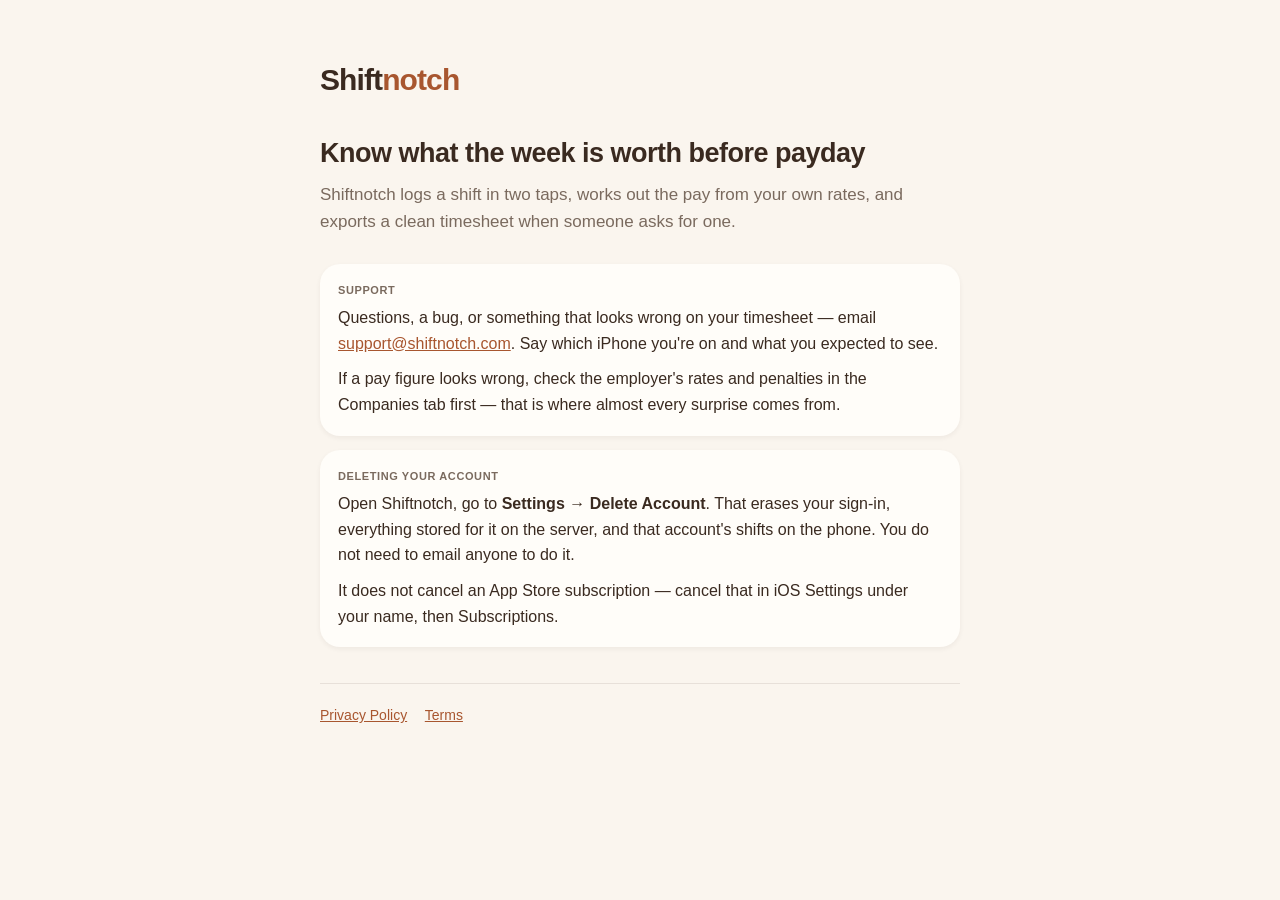
<file: index.html>
<!doctype html>
<html lang="en">
<head>
<meta charset="utf-8">
<meta name="viewport" content="width=device-width, initial-scale=1">
<title>Shiftnotch — shift and pay tracking</title>
<meta name="description" content="Log a shift in two taps and know what the week is worth before payday.">
<link rel="stylesheet" href="style.css">
</head>
<body>
<main>
  <header><a class="wordmark" href="./">Shift<span>notch</span></a></header>

  <h1>Know what the week is worth before payday</h1>
  <p class="lede">Shiftnotch logs a shift in two taps, works out the pay from your own
     rates, and exports a clean timesheet when someone asks for one.</p>

  <div class="card">
    <h2>Support</h2>
    <p>Questions, a bug, or something that looks wrong on your timesheet — email
       <a href="mailto:support@shiftnotch.com">support@shiftnotch.com</a>.
       Say which iPhone you're on and what you expected to see.</p>
    <p>If a pay figure looks wrong, check the employer's rates and penalties in the
       Companies tab first — that is where almost every surprise comes from.</p>
  </div>

  <div class="card">
    <h2>Deleting your account</h2>
    <p>Open Shiftnotch, go to <strong>Settings → Delete Account</strong>. That erases your
       sign-in, everything stored for it on the server, and that account's shifts on the
       phone. You do not need to email anyone to do it.</p>
    <p>It does not cancel an App Store subscription — cancel that in iOS Settings under
       your name, then Subscriptions.</p>
  </div>

  <footer>
    <a href="privacy.html">Privacy Policy</a>
    <a href="terms.html">Terms</a>
  </footer>
</main>
</body>
</html>
</file>
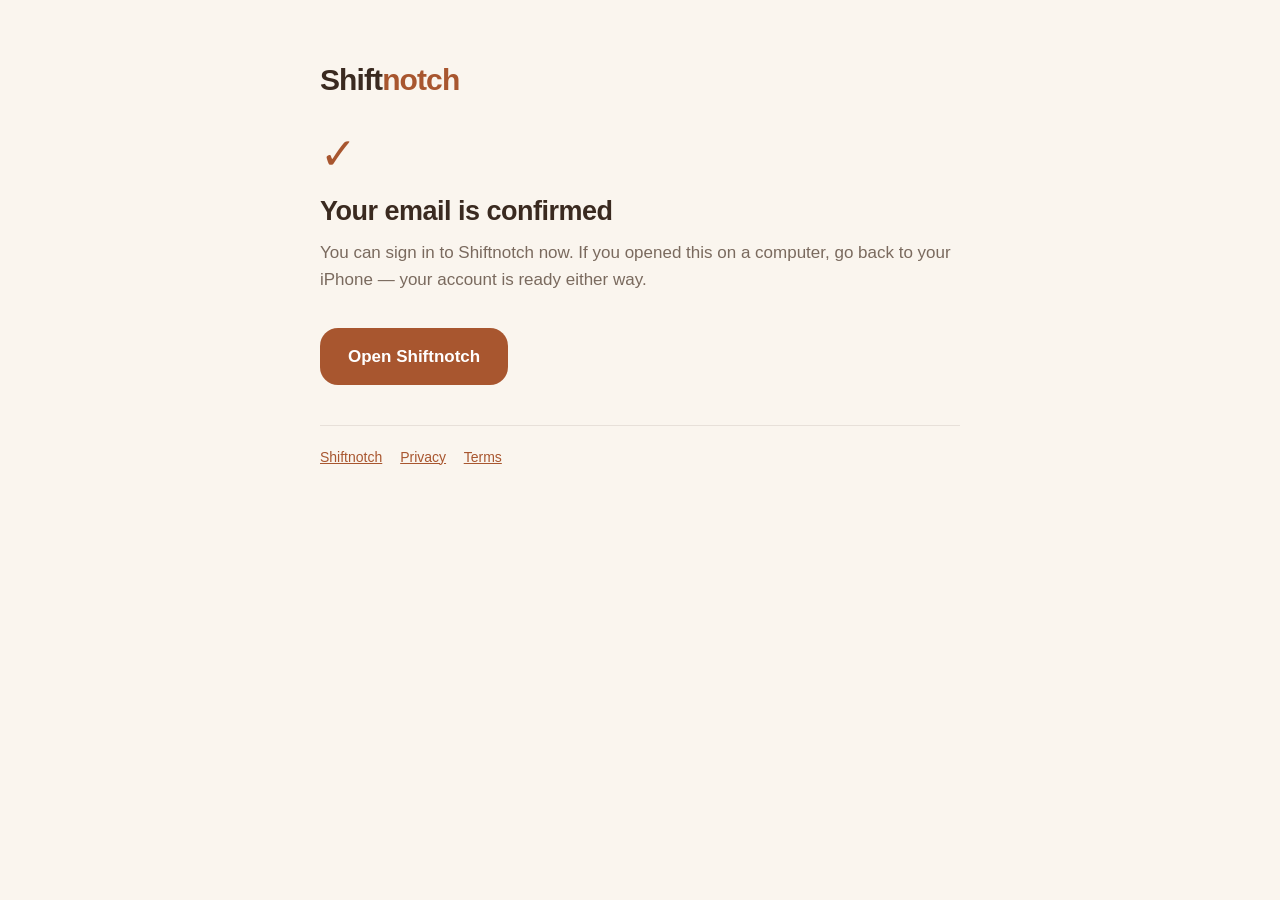
<file: confirmed.html>
<!doctype html>
<html lang="en">
<head>
<meta charset="utf-8">
<meta name="viewport" content="width=device-width, initial-scale=1">
<title>Email confirmed — Shiftnotch</title>
<link rel="stylesheet" href="style.css">
</head>
<body>
<main>
  <header><a class="wordmark" href="./">Shift<span>notch</span></a></header>

  <div class="tick">✓</div>
  <h1>Your email is confirmed</h1>
  <p class="lede">You can sign in to Shiftnotch now. If you opened this on a computer,
     go back to your iPhone — your account is ready either way.</p>

  <p><a class="button" id="open-app" href="shiftnotch://confirm">Open Shiftnotch</a></p>

  <footer>
    <a href="./">Shiftnotch</a>
    <a href="privacy.html">Privacy</a>
    <a href="terms.html">Terms</a>
  </footer>
</main>
<script>
  // Safari gets here because Supabase redirects, and iOS hands a redirect to the web
  // page rather than to the app — only a direct tap opens a universal link. So the
  // button carries the code across instead, through the custom scheme.
  //
  // Keeping the code in the URL and out of the template is what preserves PKCE: the
  // verifier never leaves the phone, so a link lifted from an inbox is still useless
  // to anyone else. Linking straight here with a token hash would remove the extra
  // tap and that protection together.
  (function () {
    var open = document.getElementById("open-app");
    if (open) open.href = "shiftnotch://confirm" + window.location.search;
  })();
</script>
</body>
</html>
</file>
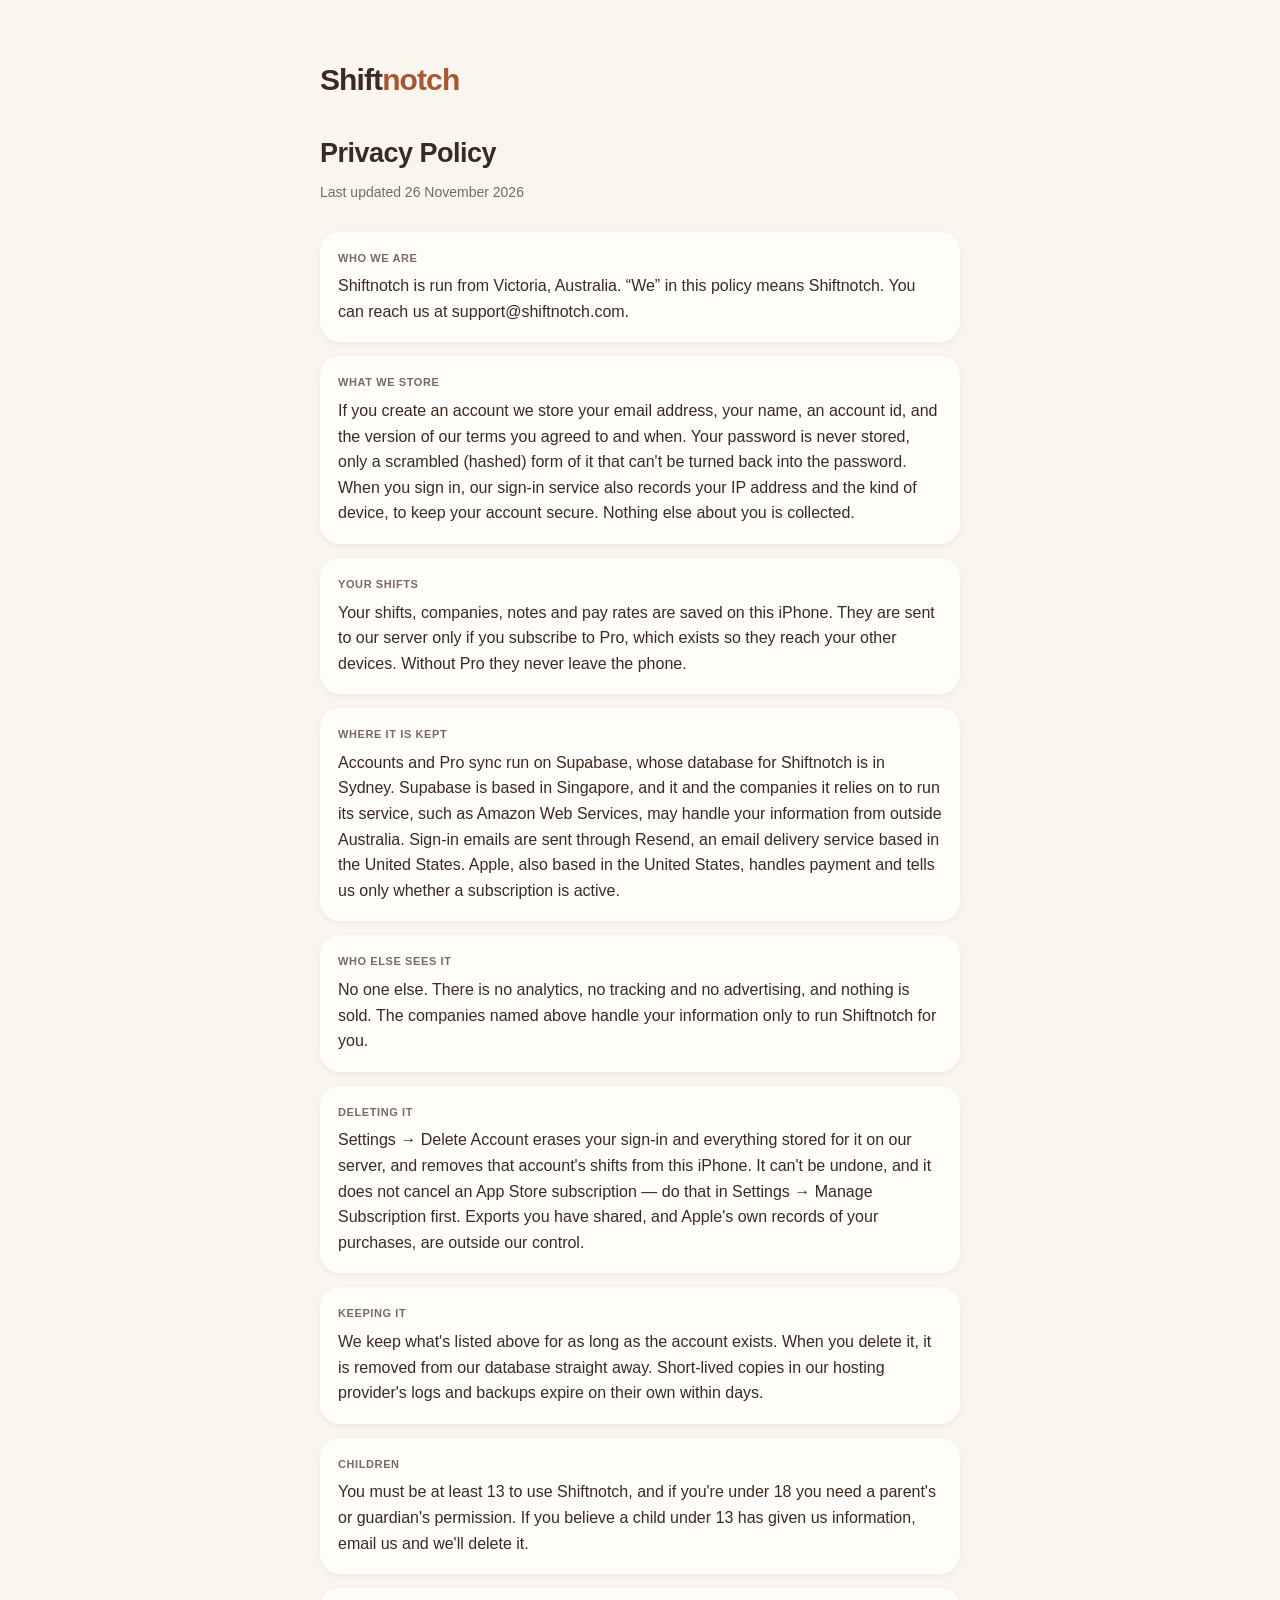
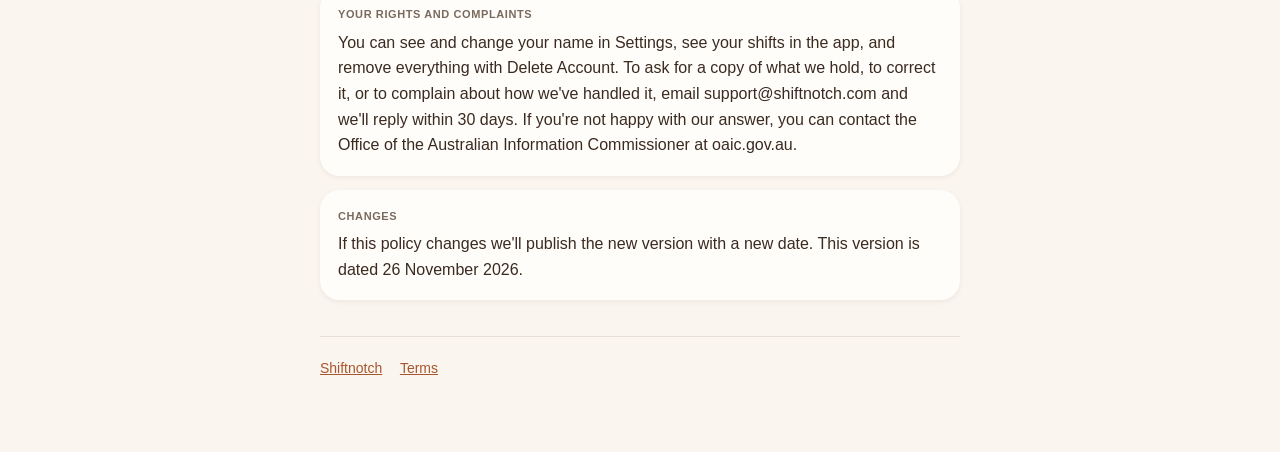
<file: privacy.html>
<!doctype html>
<html lang="en">
<head>
<meta charset="utf-8">
<meta name="viewport" content="width=device-width, initial-scale=1">
<title>Privacy Policy — Shiftnotch</title>
<link rel="stylesheet" href="style.css">
</head>
<body>
<main>
  <header><a class="wordmark" href="./">Shift<span>notch</span></a></header>

  <h1>Privacy Policy</h1>
  <p class="updated">Last updated 26 November 2026</p>

  <div class="card">
    <h2>Who we are</h2>
    <p>Shiftnotch is run from Victoria, Australia. “We” in this policy means Shiftnotch. You can reach us at support@shiftnotch.com.</p>
  </div>

  <div class="card">
    <h2>What we store</h2>
    <p>If you create an account we store your email address, your name, an account id, and the version of our terms you agreed to and when. Your password is never stored, only a scrambled (hashed) form of it that can't be turned back into the password. When you sign in, our sign-in service also records your IP address and the kind of device, to keep your account secure. Nothing else about you is collected.</p>
  </div>

  <div class="card">
    <h2>Your shifts</h2>
    <p>Your shifts, companies, notes and pay rates are saved on this iPhone. They are sent to our server only if you subscribe to Pro, which exists so they reach your other devices. Without Pro they never leave the phone.</p>
  </div>

  <div class="card">
    <h2>Where it is kept</h2>
    <p>Accounts and Pro sync run on Supabase, whose database for Shiftnotch is in Sydney. Supabase is based in Singapore, and it and the companies it relies on to run its service, such as Amazon Web Services, may handle your information from outside Australia. Sign-in emails are sent through Resend, an email delivery service based in the United States. Apple, also based in the United States, handles payment and tells us only whether a subscription is active.</p>
  </div>

  <div class="card">
    <h2>Who else sees it</h2>
    <p>No one else. There is no analytics, no tracking and no advertising, and nothing is sold. The companies named above handle your information only to run Shiftnotch for you.</p>
  </div>

  <div class="card">
    <h2>Deleting it</h2>
    <p>Settings → Delete Account erases your sign-in and everything stored for it on our server, and removes that account's shifts from this iPhone. It can't be undone, and it does not cancel an App Store subscription — do that in Settings → Manage Subscription first. Exports you have shared, and Apple's own records of your purchases, are outside our control.</p>
  </div>

  <div class="card">
    <h2>Keeping it</h2>
    <p>We keep what's listed above for as long as the account exists. When you delete it, it is removed from our database straight away. Short-lived copies in our hosting provider's logs and backups expire on their own within days.</p>
  </div>

  <div class="card">
    <h2>Children</h2>
    <p>You must be at least 13 to use Shiftnotch, and if you're under 18 you need a parent's or guardian's permission. If you believe a child under 13 has given us information, email us and we'll delete it.</p>
  </div>

  <div class="card">
    <h2>Your rights and complaints</h2>
    <p>You can see and change your name in Settings, see your shifts in the app, and remove everything with Delete Account. To ask for a copy of what we hold, to correct it, or to complain about how we've handled it, email support@shiftnotch.com and we'll reply within 30 days. If you're not happy with our answer, you can contact the Office of the Australian Information Commissioner at oaic.gov.au.</p>
  </div>

  <div class="card">
    <h2>Changes</h2>
    <p>If this policy changes we'll publish the new version with a new date. This version is dated 26 November 2026.</p>
  </div>

  <footer>
    <a href="./">Shiftnotch</a>
    <a href="terms.html">Terms</a>
  </footer>
</main>
</body>
</html>
</file>
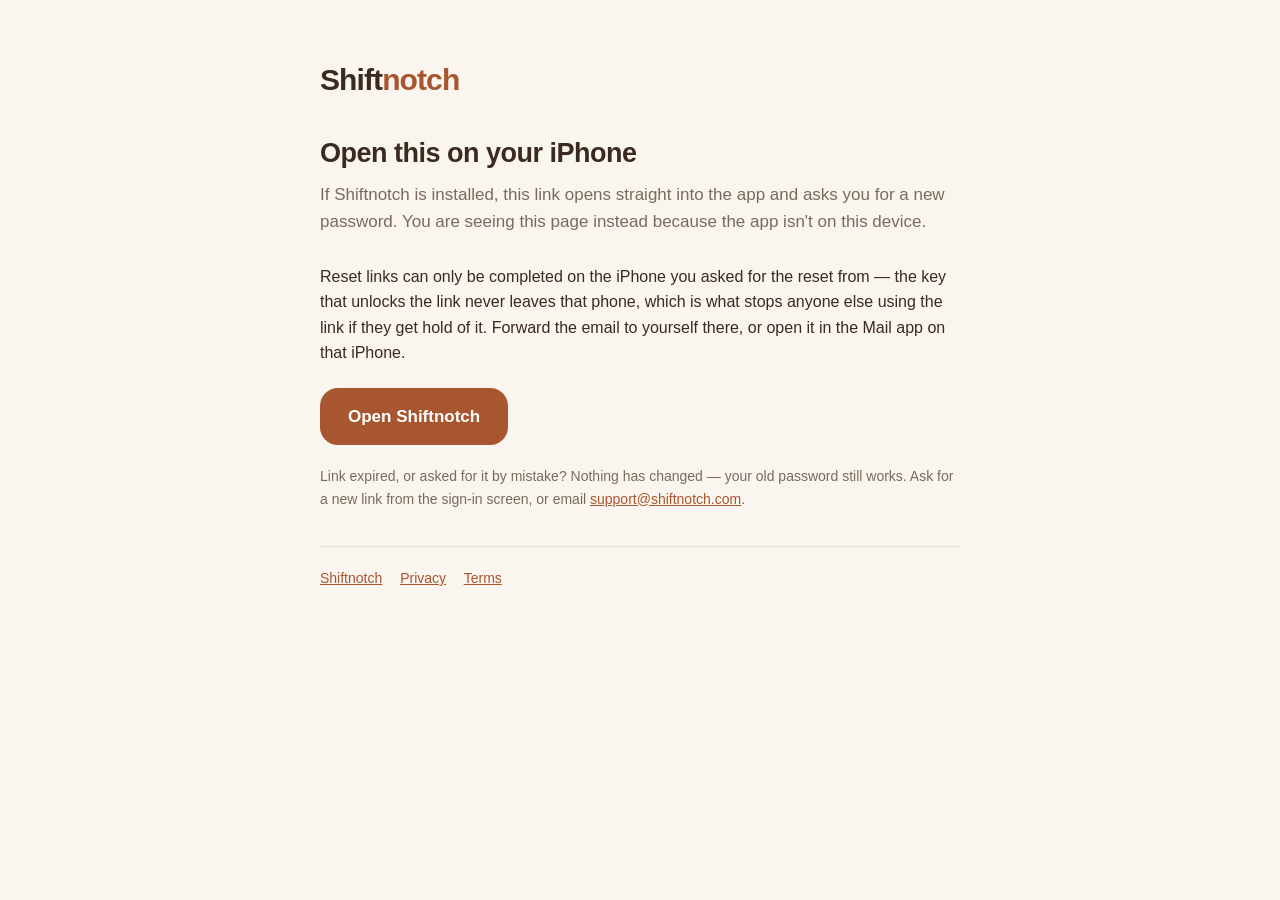
<file: reset.html>
<!doctype html>
<html lang="en">
<head>
<meta charset="utf-8">
<meta name="viewport" content="width=device-width, initial-scale=1">
<title>Reset your password — Shiftnotch</title>
<link rel="stylesheet" href="style.css">
</head>
<body>
<main>
  <header><a class="wordmark" href="./">Shift<span>notch</span></a></header>

  <h1>Open this on your iPhone</h1>
  <p class="lede">If Shiftnotch is installed, this link opens straight into the app and
     asks you for a new password. You are seeing this page instead because the app
     isn't on this device.</p>

  <p>Reset links can only be completed on the iPhone you asked for the reset from —
     the key that unlocks the link never leaves that phone, which is what stops anyone
     else using the link if they get hold of it. Forward the email to yourself there,
     or open it in the Mail app on that iPhone.</p>

  <p><a class="button" id="open-app" href="shiftnotch://reset">Open Shiftnotch</a></p>

  <p class="small">Link expired, or asked for it by mistake? Nothing has changed —
     your old password still works. Ask for a new link from the sign-in screen, or
     email <a href="mailto:support@shiftnotch.com">support@shiftnotch.com</a>.</p>

  <footer>
    <a href="./">Shiftnotch</a>
    <a href="privacy.html">Privacy</a>
    <a href="terms.html">Terms</a>
  </footer>
</main>
<script>
  // Safari gets here because Supabase redirects, and iOS hands a redirect to the web
  // page rather than to the app — only a direct tap opens a universal link. So the
  // button carries the code across instead, through the custom scheme.
  //
  // Keeping the code in the URL and out of the template is what preserves PKCE: the
  // verifier never leaves the phone, so a link lifted from an inbox is still useless
  // to anyone else. Linking straight here with a token hash would remove the extra
  // tap and that protection together.
  (function () {
    var open = document.getElementById("open-app");
    if (open) open.href = "shiftnotch://reset" + window.location.search;
  })();
</script>
</body>
</html>
</file>
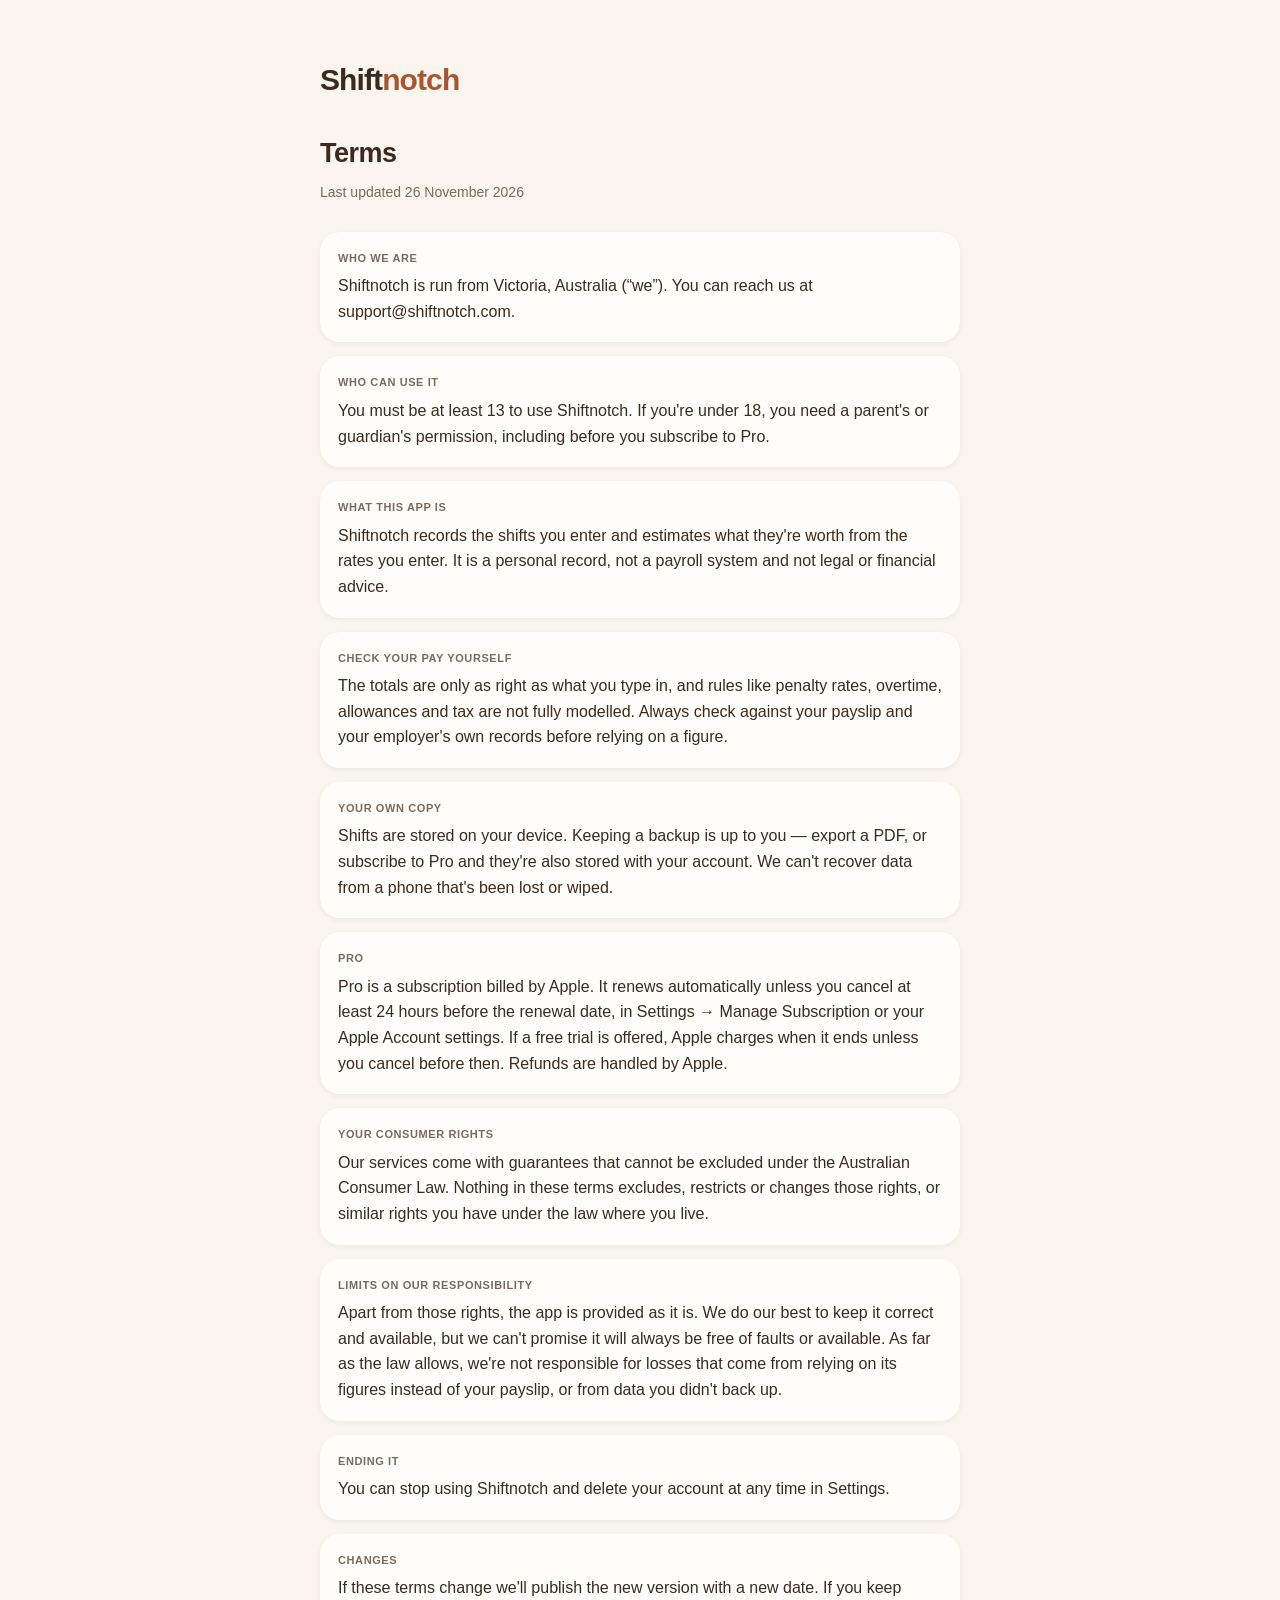
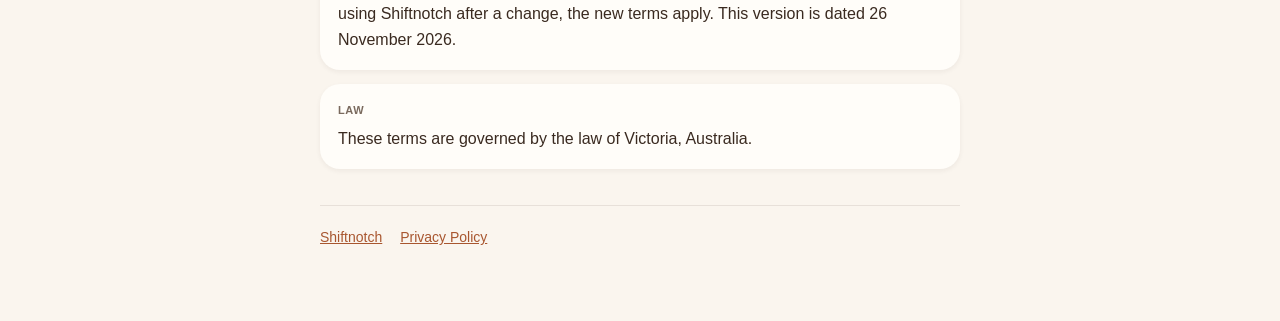
<file: terms.html>
<!doctype html>
<html lang="en">
<head>
<meta charset="utf-8">
<meta name="viewport" content="width=device-width, initial-scale=1">
<title>Terms — Shiftnotch</title>
<link rel="stylesheet" href="style.css">
</head>
<body>
<main>
  <header><a class="wordmark" href="./">Shift<span>notch</span></a></header>

  <h1>Terms</h1>
  <p class="updated">Last updated 26 November 2026</p>

  <div class="card">
    <h2>Who we are</h2>
    <p>Shiftnotch is run from Victoria, Australia (“we”). You can reach us at support@shiftnotch.com.</p>
  </div>

  <div class="card">
    <h2>Who can use it</h2>
    <p>You must be at least 13 to use Shiftnotch. If you're under 18, you need a parent's or guardian's permission, including before you subscribe to Pro.</p>
  </div>

  <div class="card">
    <h2>What this app is</h2>
    <p>Shiftnotch records the shifts you enter and estimates what they're worth from the rates you enter. It is a personal record, not a payroll system and not legal or financial advice.</p>
  </div>

  <div class="card">
    <h2>Check your pay yourself</h2>
    <p>The totals are only as right as what you type in, and rules like penalty rates, overtime, allowances and tax are not fully modelled. Always check against your payslip and your employer's own records before relying on a figure.</p>
  </div>

  <div class="card">
    <h2>Your own copy</h2>
    <p>Shifts are stored on your device. Keeping a backup is up to you — export a PDF, or subscribe to Pro and they're also stored with your account. We can't recover data from a phone that's been lost or wiped.</p>
  </div>

  <div class="card">
    <h2>Pro</h2>
    <p>Pro is a subscription billed by Apple. It renews automatically unless you cancel at least 24 hours before the renewal date, in Settings → Manage Subscription or your Apple Account settings. If a free trial is offered, Apple charges when it ends unless you cancel before then. Refunds are handled by Apple.</p>
  </div>

  <div class="card">
    <h2>Your consumer rights</h2>
    <p>Our services come with guarantees that cannot be excluded under the Australian Consumer Law. Nothing in these terms excludes, restricts or changes those rights, or similar rights you have under the law where you live.</p>
  </div>

  <div class="card">
    <h2>Limits on our responsibility</h2>
    <p>Apart from those rights, the app is provided as it is. We do our best to keep it correct and available, but we can't promise it will always be free of faults or available. As far as the law allows, we're not responsible for losses that come from relying on its figures instead of your payslip, or from data you didn't back up.</p>
  </div>

  <div class="card">
    <h2>Ending it</h2>
    <p>You can stop using Shiftnotch and delete your account at any time in Settings.</p>
  </div>

  <div class="card">
    <h2>Changes</h2>
    <p>If these terms change we'll publish the new version with a new date. If you keep using Shiftnotch after a change, the new terms apply. This version is dated 26 November 2026.</p>
  </div>

  <div class="card">
    <h2>Law</h2>
    <p>These terms are governed by the law of Victoria, Australia.</p>
  </div>

  <footer>
    <a href="./">Shiftnotch</a>
    <a href="privacy.html">Privacy Policy</a>
  </footer>
</main>
</body>
</html>
</file>
<file: style.css>
/* The app's clay palette, so the site and the phone look like one thing.
   Values lifted from Shared/Theme.swift — keep them in step. */
:root {
  --paper:   #FAF5EE;
  --card:    #FFFDF9;
  --ink:     #3A2A20;
  --muted:   #7A6A5E;
  --accent:  #A8562F;
  --line:    rgba(58, 42, 32, 0.10);
}
@media (prefers-color-scheme: dark) {
  :root {
    --paper:  #241A14;
    --card:   #3A2B21;
    --ink:    #FFFFFF;
    --muted:  #C4B5A8;
    --accent: #E8A87C;
    --line:   rgba(255, 255, 255, 0.07);
  }
}

* { box-sizing: border-box; }

body {
  margin: 0;
  padding: 0 16px 72px;
  background: var(--paper);
  color: var(--ink);
  font: 16px/1.6 -apple-system, BlinkMacSystemFont, "Segoe UI", Roboto, sans-serif;
  -webkit-font-smoothing: antialiased;
}

main { max-width: 640px; margin: 0 auto; }

header { padding: 56px 0 28px; }

.wordmark {
  font-size: 30px;
  font-weight: 700;
  letter-spacing: -0.9px;
  text-decoration: none;
  color: var(--ink);
}
.wordmark span { color: var(--accent); }

h1 { font-size: 27px; letter-spacing: -0.5px; margin: 0 0 6px; }
h2 {
  font-size: 11px;
  font-weight: 600;
  letter-spacing: 0.6px;
  text-transform: uppercase;
  color: var(--muted);
  margin: 0 0 6px;
}

.lede { color: var(--muted); margin: 0 0 28px; font-size: 17px; }
.updated { color: var(--muted); font-size: 14px; margin: 0 0 28px; }

.card {
  background: var(--card);
  border-radius: 20px;
  padding: 18px;
  margin-bottom: 14px;
  box-shadow: 0 2px 5px rgba(58, 42, 32, 0.06);
}
.card p:last-child { margin-bottom: 0; }
.card p { margin: 0 0 10px; }

a { color: var(--accent); }

.button {
  display: inline-block;
  background: var(--accent);
  color: #fff;
  text-decoration: none;
  font-size: 17px;
  font-weight: 600;
  padding: 15px 28px;
  border-radius: 18px;
  margin: 6px 0 4px;
}

.tick {
  font-size: 44px;
  line-height: 1;
  color: var(--accent);
  margin-bottom: 14px;
}

footer {
  border-top: 1px solid var(--line);
  margin-top: 36px;
  padding-top: 20px;
  color: var(--muted);
  font-size: 14px;
}
footer a { margin-right: 14px; }

.small {
  font-size: 14px;
  color: var(--muted);
}
</file>
